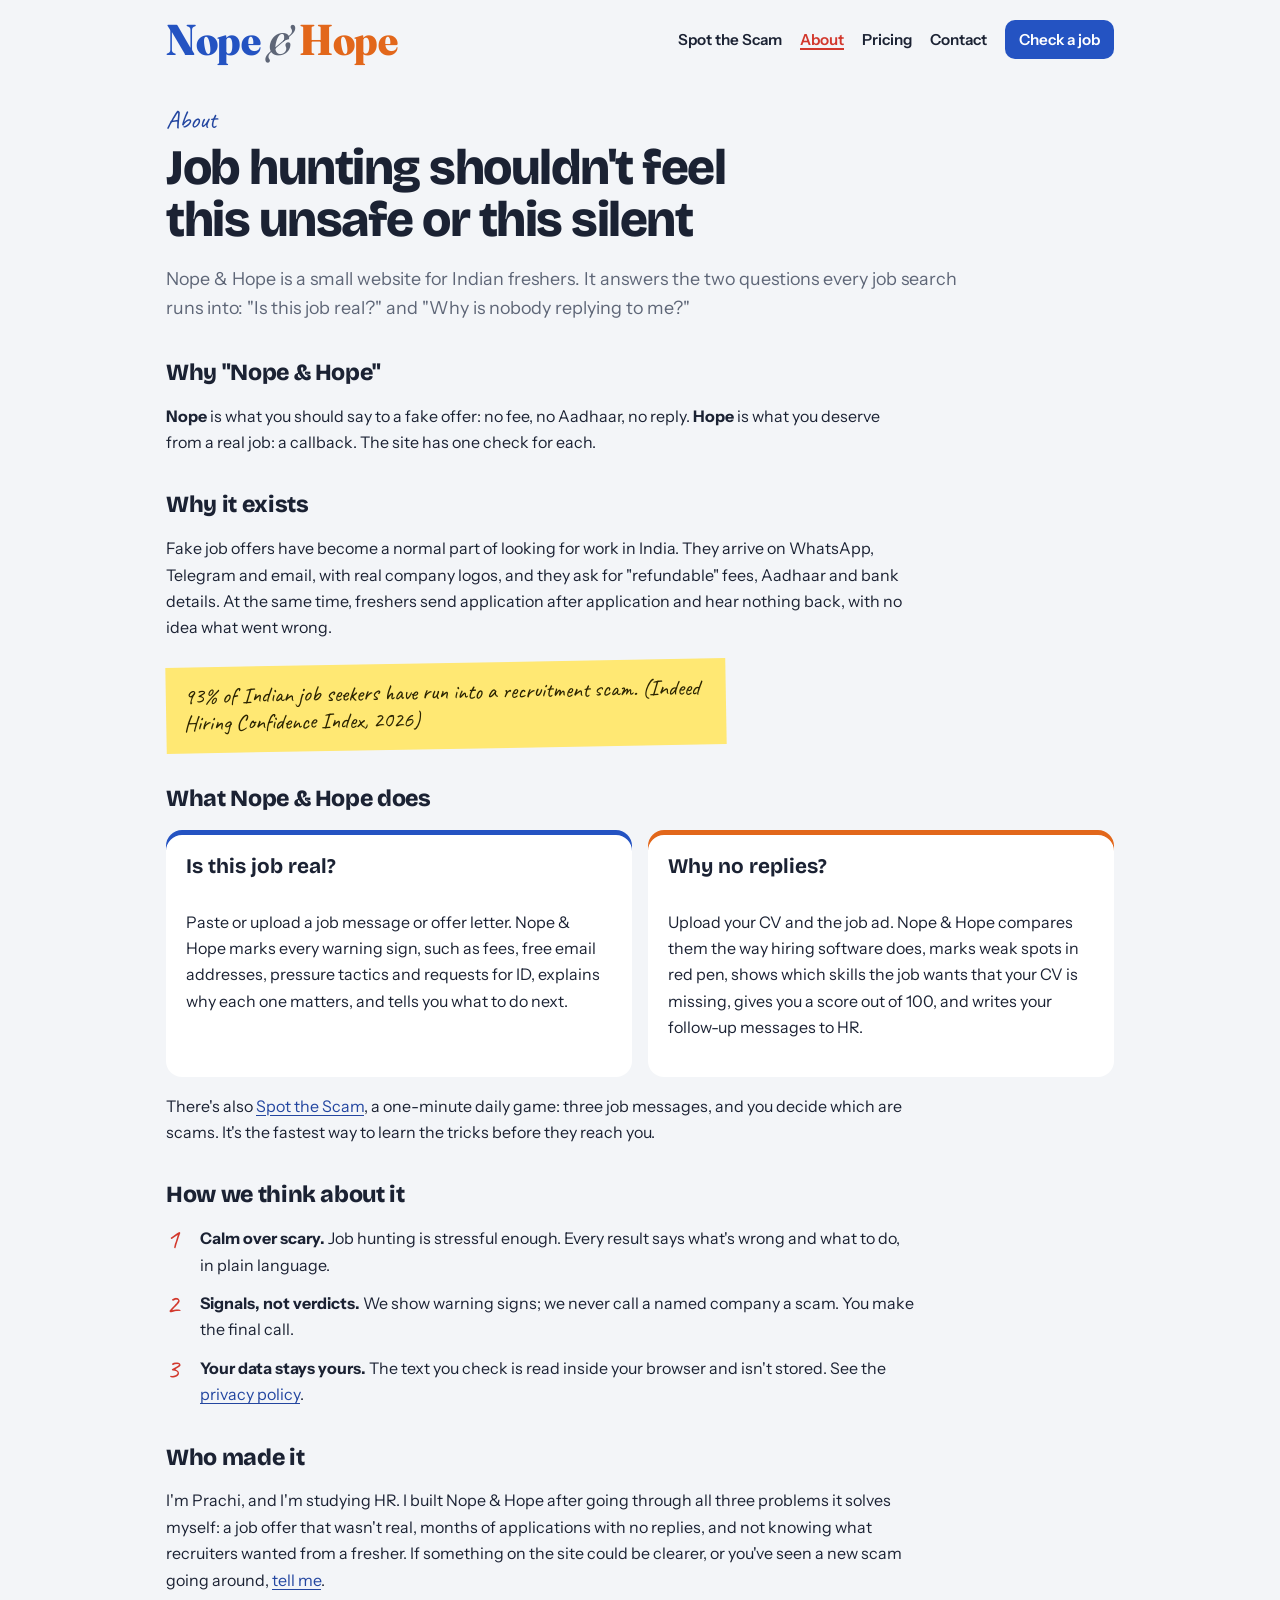
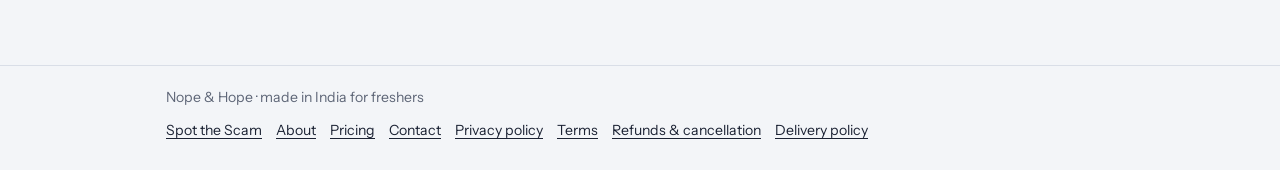
<file: about.html>
<!doctype html>
<html lang="en"><head><meta charset="utf-8"><meta name="viewport" content="width=device-width,initial-scale=1,viewport-fit=cover">
<title>About · Nope &amp; Hope</title>
<meta name="description" content="Nope &amp; Hope helps Indian freshers spot job scams and find out why their CV gets no replies.">
<link rel="preconnect" href="https://fonts.googleapis.com"><link rel="preconnect" href="https://fonts.gstatic.com" crossorigin>
<link rel="stylesheet" href="https://fonts.googleapis.com/css2?family=Bricolage+Grotesque:opsz,wght@12..96,600..800&family=Caveat:wght@600;700&family=Fraunces:ital,opsz,wght,SOFT@0,9..144,800,30;1,9..144,600,30&family=Instrument+Sans:wght@400;500;600;700&display=swap">
<link rel="stylesheet" href="pages.css">
<script src="analytics.js"></script>
<link rel="icon" href="favicon.ico" sizes="any">
<link rel="icon" href="favicon.svg" type="image/svg+xml">
<link rel="apple-touch-icon" href="apple-touch-icon.png">
<meta name="theme-color" content="#2453C2">
</head><body>
<header class="top"><div class="in">
  <a class="brand" href="index.html" aria-label="Nope &amp; Hope home"><span class="w1">Nope</span><span class="amp">&amp;</span><span class="w2">Hope</span></a>
  <nav aria-label="Site"><a href="spot.html">Spot the Scam</a><a href="about.html" aria-current="page">About</a><a href="pricing.html">Pricing</a><a href="contact.html">Contact</a><a class="cta" href="index.html">Check a job</a></nav>
</div></header>
<main><div class="in">

<span class="eyebrow">About</span>
<h1>Job hunting shouldn't feel this unsafe or this silent</h1>
<p class="lead">Nope &amp; Hope is a small website for Indian freshers. It answers the two questions every job search runs into: "Is this job real?" and "Why is nobody replying to me?"</p>

<h2>Why "Nope &amp; Hope"</h2>
<p><b>Nope</b> is what you should say to a fake offer: no fee, no Aadhaar, no reply. <b>Hope</b> is what you deserve from a real job: a callback. The site has one check for each.</p>

<h2>Why it exists</h2>
<p>Fake job offers have become a normal part of looking for work in India. They arrive on WhatsApp, Telegram and email, with real company logos, and they ask for "refundable" fees, Aadhaar and bank details. At the same time, freshers send application after application and hear nothing back, with no idea what went wrong.</p>
<div class="sticky">93% of Indian job seekers have run into a recruitment scam. (Indeed Hiring Confidence Index, 2026)</div>

<h2>What Nope &amp; Hope does</h2>
<div class="grid2">
  <div class="tile b"><h3>Is this job real?</h3><p>Paste or upload a job message or offer letter. Nope &amp; Hope marks every warning sign, such as fees, free email addresses, pressure tactics and requests for ID, explains why each one matters, and tells you what to do next.</p></div>
  <div class="tile o"><h3>Why no replies?</h3><p>Upload your CV and the job ad. Nope &amp; Hope compares them the way hiring software does, marks weak spots in red pen, shows which skills the job wants that your CV is missing, gives you a score out of 100, and writes your follow-up messages to HR.</p></div>
</div>

<p>There's also <a href="spot.html">Spot the Scam</a>, a one-minute daily game: three job messages, and you decide which are scams. It's the fastest way to learn the tricks before they reach you.</p>

<h2>How we think about it</h2>
<ol class="steps">
<li><span><b>Calm over scary.</b> Job hunting is stressful enough. Every result says what's wrong and what to do, in plain language.</span></li>
<li><span><b>Signals, not verdicts.</b> We show warning signs; we never call a named company a scam. You make the final call.</span></li>
<li><span><b>Your data stays yours.</b> The text you check is read inside your browser and isn't stored. See the <a href="privacy.html">privacy policy</a>.</span></li>
</ol>

<h2>Who made it</h2>
<p>I'm Prachi, and I'm studying HR. I built Nope &amp; Hope after going through all three problems it solves myself: a job offer that wasn't real, months of applications with no replies, and not knowing what recruiters wanted from a fresher. If something on the site could be clearer, or you've seen a new scam going around, <a href="contact.html">tell me</a>.</p>
</div></main>
<footer><div class="in"><span>Nope &amp; Hope · made in India for freshers</span>
<nav aria-label="Footer"><a href="spot.html">Spot the Scam</a><a href="about.html">About</a><a href="pricing.html">Pricing</a><a href="contact.html">Contact</a><a href="privacy.html">Privacy policy</a><a href="terms.html">Terms</a><a href="refunds.html">Refunds &amp; cancellation</a><a href="delivery.html">Delivery policy</a></nav></div></footer>
</body></html>
</file>
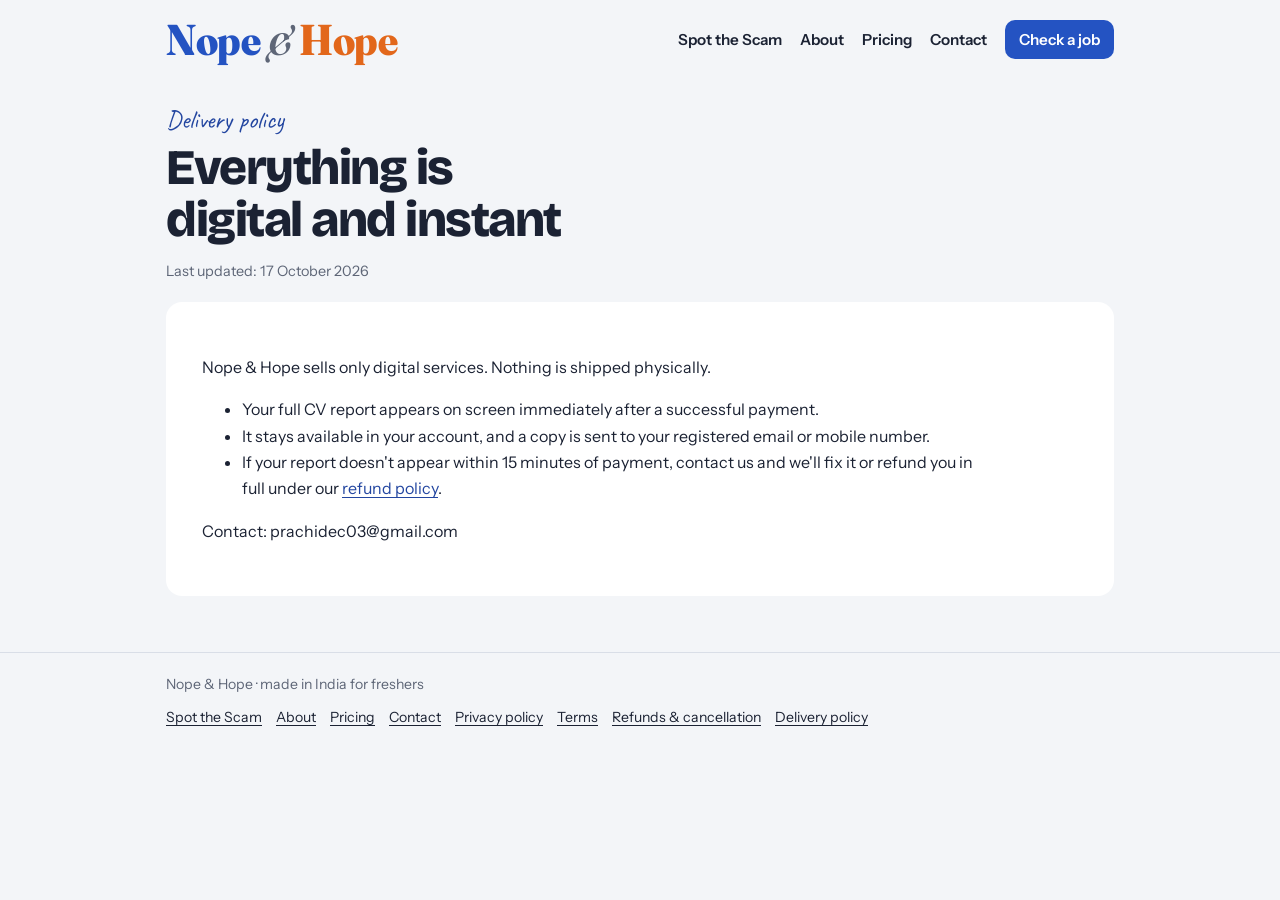
<file: delivery.html>
<!doctype html>
<html lang="en"><head><meta charset="utf-8"><meta name="viewport" content="width=device-width,initial-scale=1,viewport-fit=cover">
<title>Delivery policy · Nope &amp; Hope</title>
<meta name="description" content="How Nope &amp; Hope delivers paid digital reports.">
<link rel="preconnect" href="https://fonts.googleapis.com"><link rel="preconnect" href="https://fonts.gstatic.com" crossorigin>
<link rel="stylesheet" href="https://fonts.googleapis.com/css2?family=Bricolage+Grotesque:opsz,wght@12..96,600..800&family=Caveat:wght@600;700&family=Fraunces:ital,opsz,wght,SOFT@0,9..144,800,30;1,9..144,600,30&family=Instrument+Sans:wght@400;500;600;700&display=swap">
<link rel="stylesheet" href="pages.css">
<script src="analytics.js"></script>
<link rel="icon" href="favicon.ico" sizes="any">
<link rel="icon" href="favicon.svg" type="image/svg+xml">
<link rel="apple-touch-icon" href="apple-touch-icon.png">
<meta name="theme-color" content="#2453C2">
</head><body>
<header class="top"><div class="in">
  <a class="brand" href="index.html" aria-label="Nope &amp; Hope home"><span class="w1">Nope</span><span class="amp">&amp;</span><span class="w2">Hope</span></a>
  <nav aria-label="Site"><a href="spot.html">Spot the Scam</a><a href="about.html">About</a><a href="pricing.html">Pricing</a><a href="contact.html">Contact</a><a class="cta" href="index.html">Check a job</a></nav>
</div></header>
<main><div class="in">

<span class="eyebrow">Delivery policy</span>
<h1>Everything is digital and instant</h1>
<p class="updated">Last updated: 17 October 2026</p>
<div class="paper">
<p>Nope &amp; Hope sells only digital services. Nothing is shipped physically.</p>
<ul>
<li>Your full CV report appears on screen immediately after a successful payment.</li>
<li>It stays available in your account, and a copy is sent to your registered email or mobile number.</li>
<li>If your report doesn't appear within 15 minutes of payment, contact us and we'll fix it or refund you in full under our <a href="refunds.html">refund policy</a>.</li>
</ul>
<p>Contact: prachidec03@gmail.com</p>
</div>
</div></main>
<footer><div class="in"><span>Nope &amp; Hope · made in India for freshers</span>
<nav aria-label="Footer"><a href="spot.html">Spot the Scam</a><a href="about.html">About</a><a href="pricing.html">Pricing</a><a href="contact.html">Contact</a><a href="privacy.html">Privacy policy</a><a href="terms.html">Terms</a><a href="refunds.html">Refunds &amp; cancellation</a><a href="delivery.html">Delivery policy</a></nav></div></footer>
</body></html>
</file>
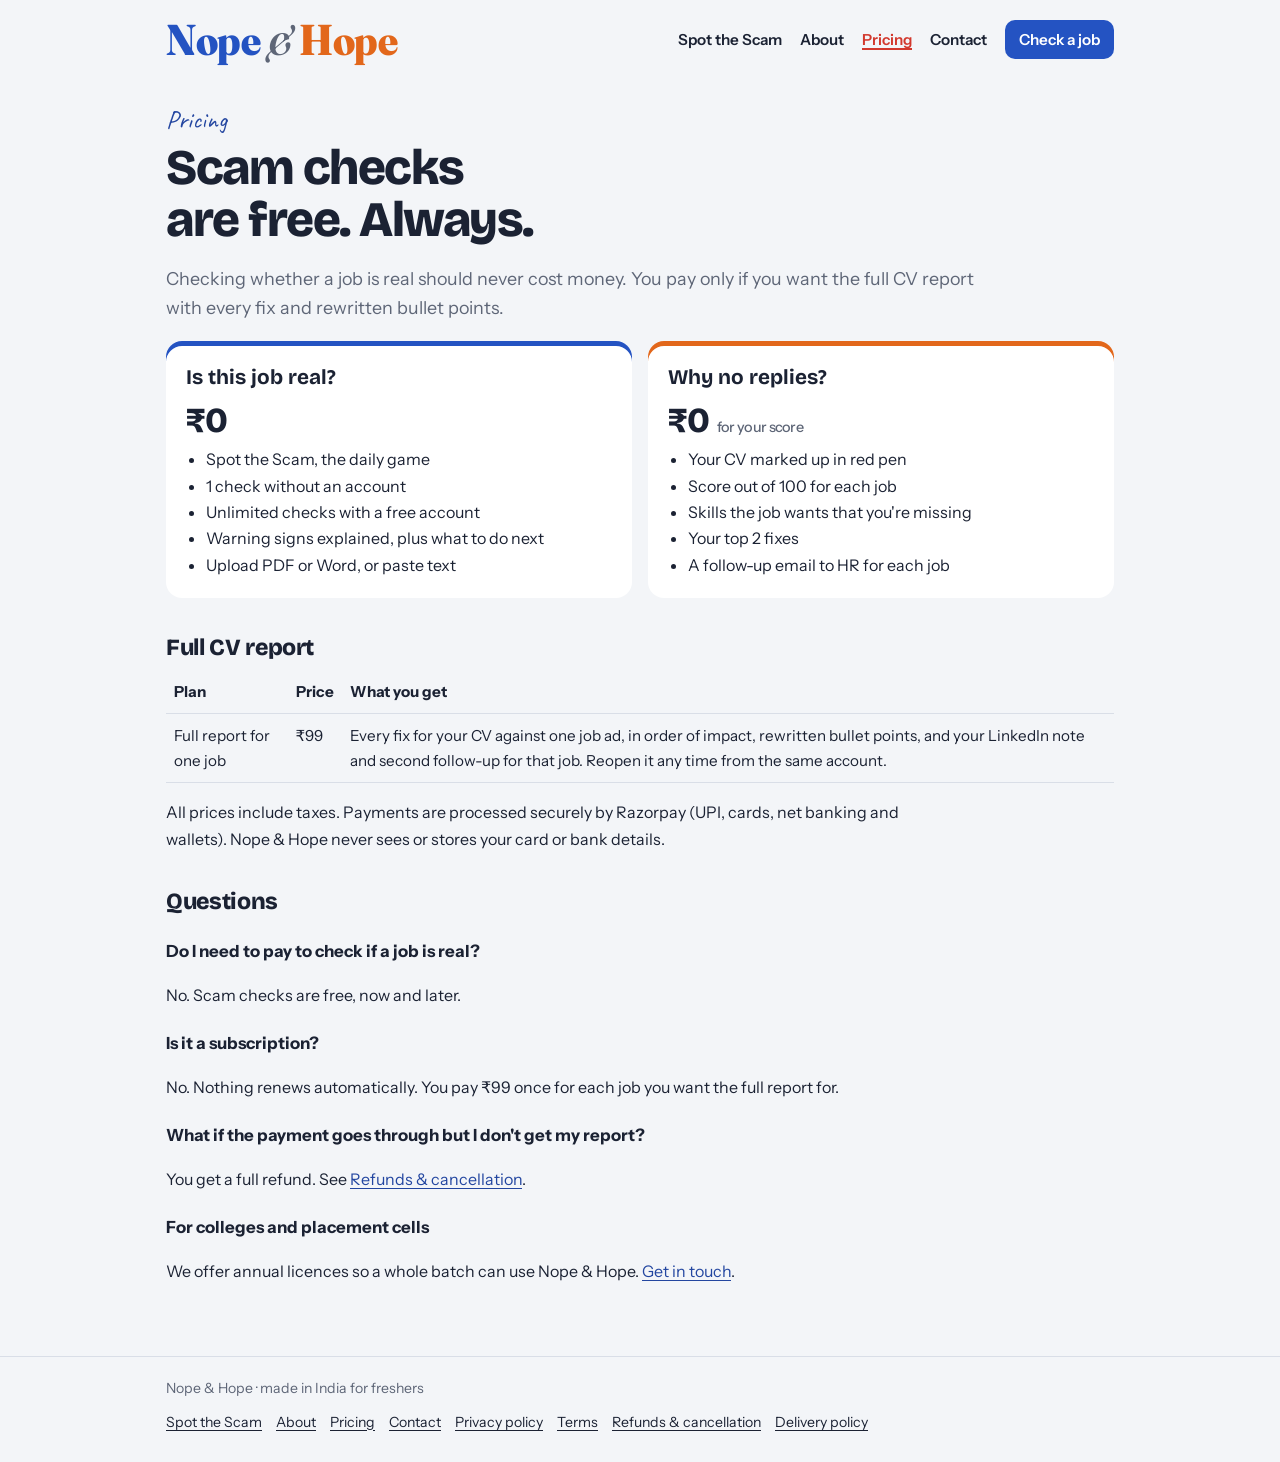
<file: pricing.html>
<!doctype html>
<html lang="en"><head><meta charset="utf-8"><meta name="viewport" content="width=device-width,initial-scale=1,viewport-fit=cover">
<title>Pricing · Nope &amp; Hope</title>
<meta name="description" content="Nope &amp; Hope pricing: free scam checks and a free CV score; full CV report for ₹99 per job.">
<link rel="preconnect" href="https://fonts.googleapis.com"><link rel="preconnect" href="https://fonts.gstatic.com" crossorigin>
<link rel="stylesheet" href="https://fonts.googleapis.com/css2?family=Bricolage+Grotesque:opsz,wght@12..96,600..800&family=Caveat:wght@600;700&family=Fraunces:ital,opsz,wght,SOFT@0,9..144,800,30;1,9..144,600,30&family=Instrument+Sans:wght@400;500;600;700&display=swap">
<link rel="stylesheet" href="pages.css">
<script src="analytics.js"></script>
<link rel="icon" href="favicon.ico" sizes="any">
<link rel="icon" href="favicon.svg" type="image/svg+xml">
<link rel="apple-touch-icon" href="apple-touch-icon.png">
<meta name="theme-color" content="#2453C2">
</head><body>
<header class="top"><div class="in">
  <a class="brand" href="index.html" aria-label="Nope &amp; Hope home"><span class="w1">Nope</span><span class="amp">&amp;</span><span class="w2">Hope</span></a>
  <nav aria-label="Site"><a href="spot.html">Spot the Scam</a><a href="about.html">About</a><a href="pricing.html" aria-current="page">Pricing</a><a href="contact.html">Contact</a><a class="cta" href="index.html">Check a job</a></nav>
</div></header>
<main><div class="in">

<span class="eyebrow">Pricing</span>
<h1>Scam checks are free. Always.</h1>
<p class="lead">Checking whether a job is real should never cost money. You pay only if you want the full CV report with every fix and rewritten bullet points.</p>
<div class="grid2">
  <div class="tile b"><h3>Is this job real?</h3><div class="price">₹0</div>
    <ul><li>Spot the Scam, the daily game</li><li>1 check without an account</li><li>Unlimited checks with a free account</li><li>Warning signs explained, plus what to do next</li><li>Upload PDF or Word, or paste text</li></ul></div>
  <div class="tile o"><h3>Why no replies?</h3><div class="price">₹0 <small>for your score</small></div>
    <ul><li>Your CV marked up in red pen</li><li>Score out of 100 for each job</li><li>Skills the job wants that you're missing</li><li>Your top 2 fixes</li><li>A follow-up email to HR for each job</li></ul></div>
</div>
<h2>Full CV report</h2>
<div class="tw"><table>
<thead><tr><th>Plan</th><th>Price</th><th>What you get</th></tr></thead>
<tbody>
<tr><td>Full report for one job</td><td>₹99</td><td>Every fix for your CV against one job ad, in order of impact, rewritten bullet points, and your LinkedIn note and second follow-up for that job. Reopen it any time from the same account.</td></tr>
</tbody></table></div>
<p>All prices include taxes. Payments are processed securely by Razorpay (UPI, cards, net banking and wallets). Nope &amp; Hope never sees or stores your card or bank details.</p>
<h2>Questions</h2>
<h3>Do I need to pay to check if a job is real?</h3><p>No. Scam checks are free, now and later.</p>
<h3>Is it a subscription?</h3><p>No. Nothing renews automatically. You pay ₹99 once for each job you want the full report for.</p>
<h3>What if the payment goes through but I don't get my report?</h3><p>You get a full refund. See <a href="refunds.html">Refunds &amp; cancellation</a>.</p>
<h3>For colleges and placement cells</h3><p>We offer annual licences so a whole batch can use Nope &amp; Hope. <a href="contact.html">Get in touch</a>.</p>
</div></main>
<footer><div class="in"><span>Nope &amp; Hope · made in India for freshers</span>
<nav aria-label="Footer"><a href="spot.html">Spot the Scam</a><a href="about.html">About</a><a href="pricing.html">Pricing</a><a href="contact.html">Contact</a><a href="privacy.html">Privacy policy</a><a href="terms.html">Terms</a><a href="refunds.html">Refunds &amp; cancellation</a><a href="delivery.html">Delivery policy</a></nav></div></footer>
</body></html>
</file>
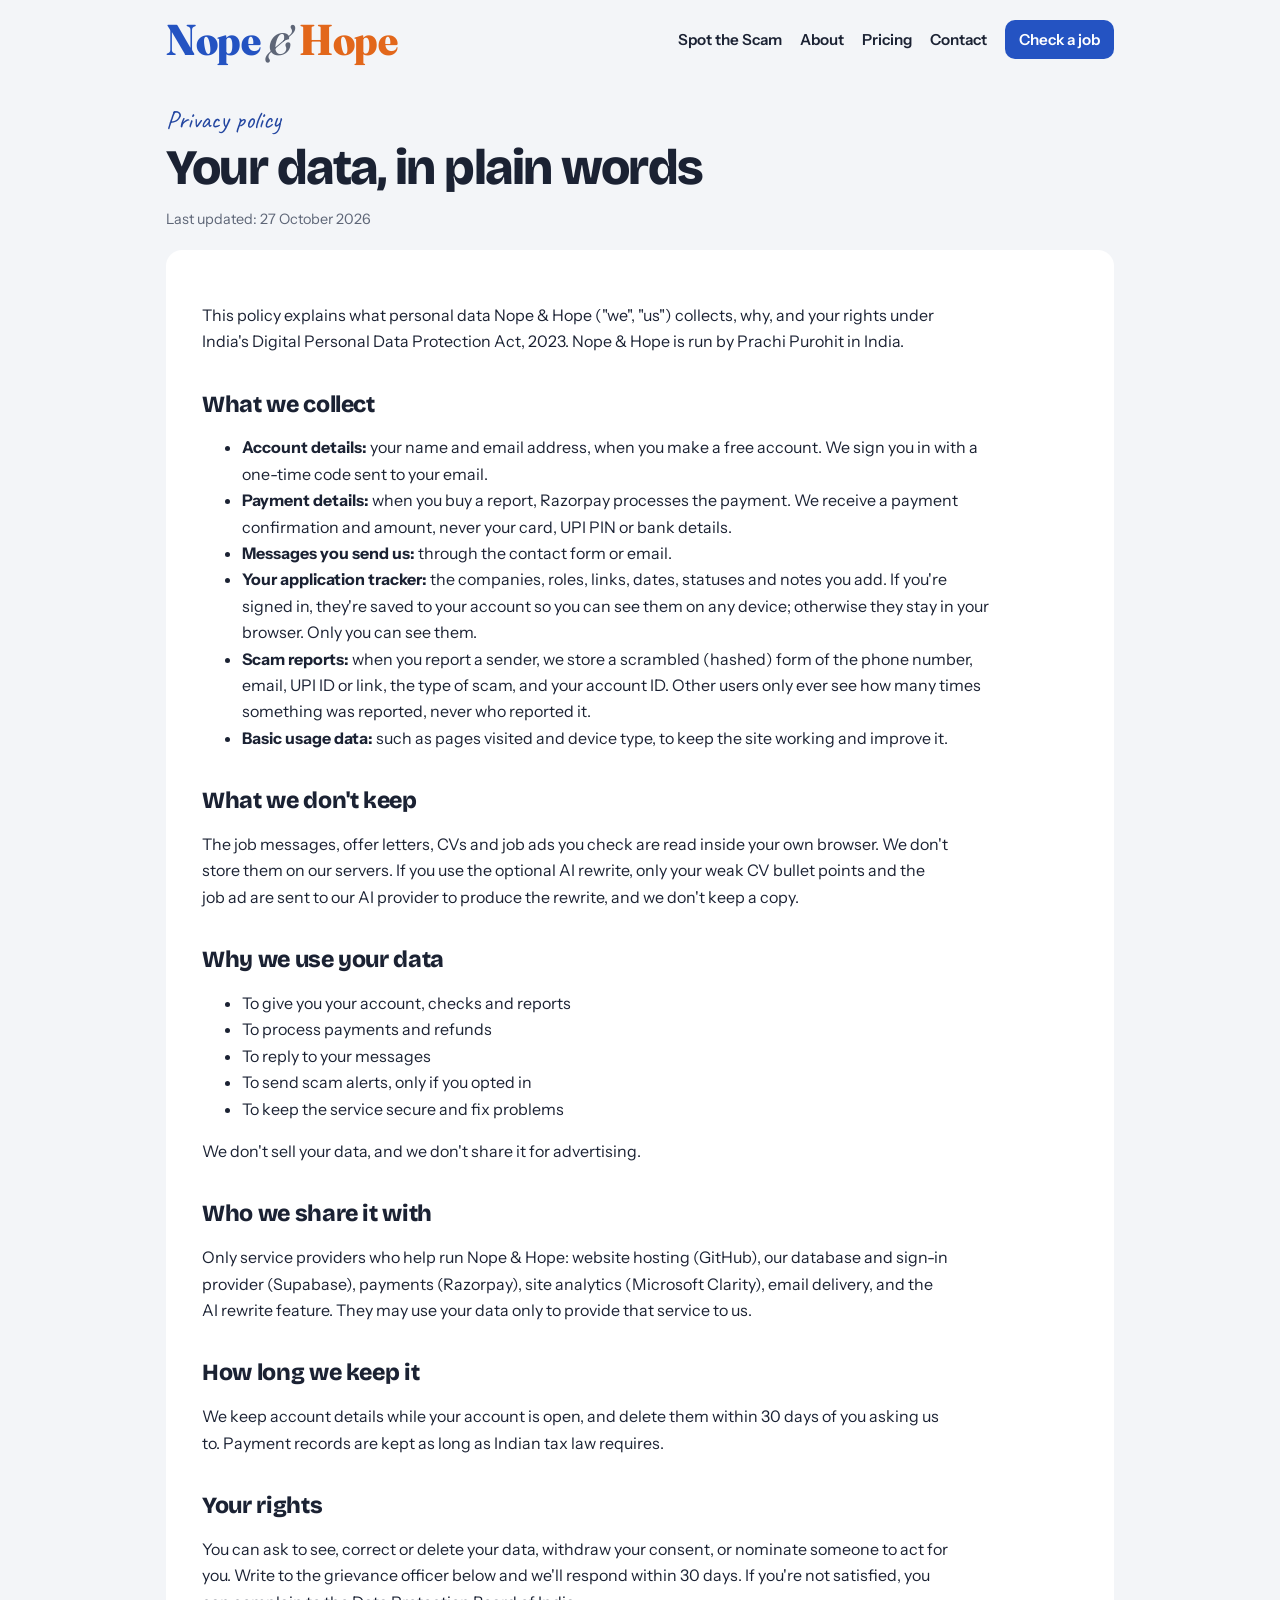
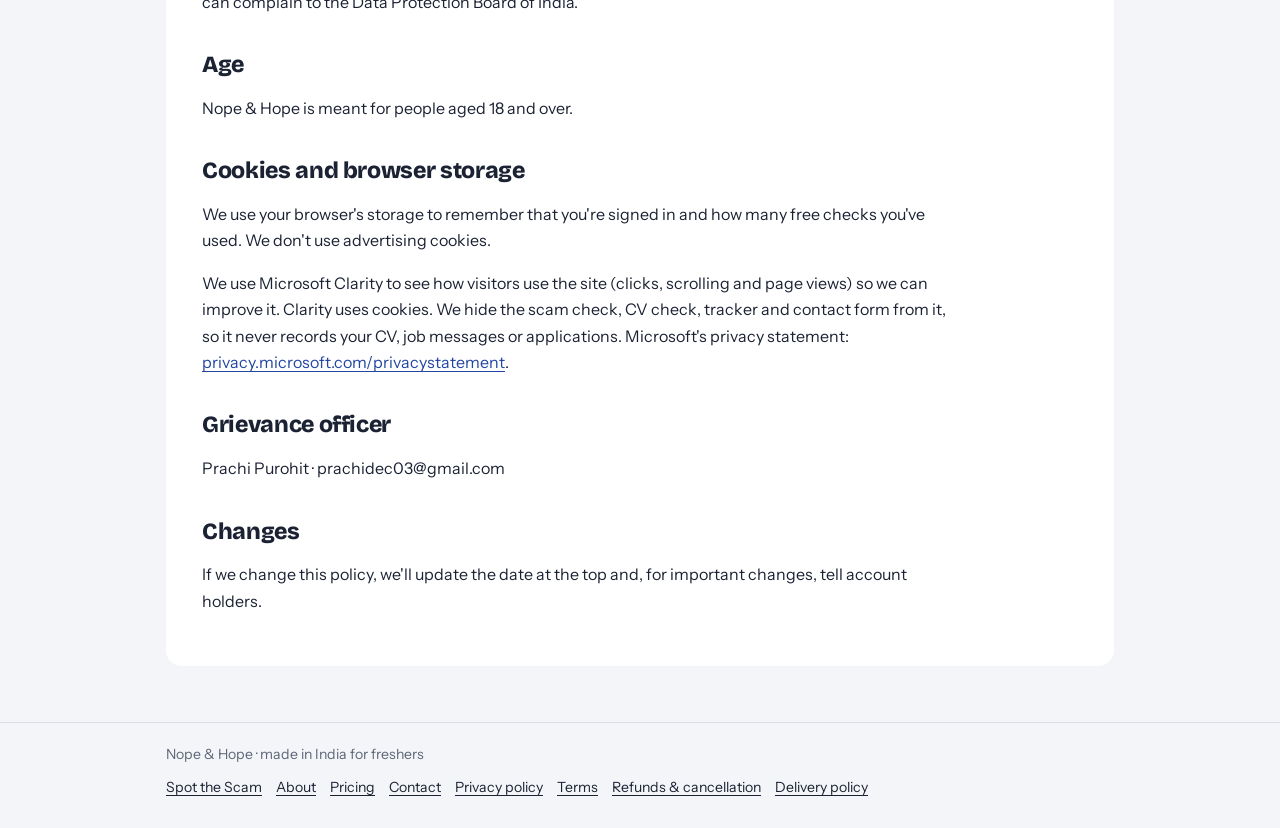
<file: privacy.html>
<!doctype html>
<html lang="en"><head><meta charset="utf-8"><meta name="viewport" content="width=device-width,initial-scale=1,viewport-fit=cover">
<title>Privacy policy · Nope &amp; Hope</title>
<meta name="description" content="How Nope &amp; Hope collects, uses and protects your personal data.">
<link rel="preconnect" href="https://fonts.googleapis.com"><link rel="preconnect" href="https://fonts.gstatic.com" crossorigin>
<link rel="stylesheet" href="https://fonts.googleapis.com/css2?family=Bricolage+Grotesque:opsz,wght@12..96,600..800&family=Caveat:wght@600;700&family=Fraunces:ital,opsz,wght,SOFT@0,9..144,800,30;1,9..144,600,30&family=Instrument+Sans:wght@400;500;600;700&display=swap">
<link rel="stylesheet" href="pages.css">
<script src="analytics.js"></script>
<link rel="icon" href="favicon.ico" sizes="any">
<link rel="icon" href="favicon.svg" type="image/svg+xml">
<link rel="apple-touch-icon" href="apple-touch-icon.png">
<meta name="theme-color" content="#2453C2">
</head><body>
<header class="top"><div class="in">
  <a class="brand" href="index.html" aria-label="Nope &amp; Hope home"><span class="w1">Nope</span><span class="amp">&amp;</span><span class="w2">Hope</span></a>
  <nav aria-label="Site"><a href="spot.html">Spot the Scam</a><a href="about.html">About</a><a href="pricing.html">Pricing</a><a href="contact.html">Contact</a><a class="cta" href="index.html">Check a job</a></nav>
</div></header>
<main><div class="in">

<span class="eyebrow">Privacy policy</span>
<h1>Your data, in plain words</h1>
<p class="updated">Last updated: 27 October 2026</p>
<div class="paper">
<p>This policy explains what personal data Nope &amp; Hope ("we", "us") collects, why, and your rights under India's Digital Personal Data Protection Act, 2023. Nope &amp; Hope is run by Prachi Purohit in India.</p>
<h2>What we collect</h2>
<ul>
<li><b>Account details:</b> your name and email address, when you make a free account. We sign you in with a one-time code sent to your email.</li>
<li><b>Payment details:</b> when you buy a report, Razorpay processes the payment. We receive a payment confirmation and amount, never your card, UPI PIN or bank details.</li>
<li><b>Messages you send us:</b> through the contact form or email.</li>
<li><b>Your application tracker:</b> the companies, roles, links, dates, statuses and notes you add. If you're signed in, they're saved to your account so you can see them on any device; otherwise they stay in your browser. Only you can see them.</li>
<li><b>Scam reports:</b> when you report a sender, we store a scrambled (hashed) form of the phone number, email, UPI ID or link, the type of scam, and your account ID. Other users only ever see how many times something was reported, never who reported it.</li>
<li><b>Basic usage data:</b> such as pages visited and device type, to keep the site working and improve it.</li>
</ul>
<h2>What we don't keep</h2>
<p>The job messages, offer letters, CVs and job ads you check are read inside your own browser. We don't store them on our servers. If you use the optional AI rewrite, only your weak CV bullet points and the job ad are sent to our AI provider to produce the rewrite, and we don't keep a copy.</p>
<h2>Why we use your data</h2>
<ul><li>To give you your account, checks and reports</li><li>To process payments and refunds</li><li>To reply to your messages</li><li>To send scam alerts, only if you opted in</li><li>To keep the service secure and fix problems</li></ul>
<p>We don't sell your data, and we don't share it for advertising.</p>
<h2>Who we share it with</h2>
<p>Only service providers who help run Nope &amp; Hope: website hosting (GitHub), our database and sign-in provider (Supabase), payments (Razorpay), site analytics (Microsoft Clarity), email delivery, and the AI rewrite feature. They may use your data only to provide that service to us.</p>
<h2>How long we keep it</h2>
<p>We keep account details while your account is open, and delete them within 30 days of you asking us to. Payment records are kept as long as Indian tax law requires.</p>
<h2>Your rights</h2>
<p>You can ask to see, correct or delete your data, withdraw your consent, or nominate someone to act for you. Write to the grievance officer below and we'll respond within 30 days. If you're not satisfied, you can complain to the Data Protection Board of India.</p>
<h2>Age</h2>
<p>Nope &amp; Hope is meant for people aged 18 and over.</p>
<h2>Cookies and browser storage</h2>
<p>We use your browser's storage to remember that you're signed in and how many free checks you've used. We don't use advertising cookies.</p>
<p>We use Microsoft Clarity to see how visitors use the site (clicks, scrolling and page views) so we can improve it. Clarity uses cookies. We hide the scam check, CV check, tracker and contact form from it, so it never records your CV, job messages or applications. Microsoft's privacy statement: <a href="https://privacy.microsoft.com/privacystatement">privacy.microsoft.com/privacystatement</a>.</p>
<h2>Grievance officer</h2>
<p>Prachi Purohit · prachidec03@gmail.com</p>
<h2>Changes</h2>
<p>If we change this policy, we'll update the date at the top and, for important changes, tell account holders.</p>
</div>
</div></main>
<footer><div class="in"><span>Nope &amp; Hope · made in India for freshers</span>
<nav aria-label="Footer"><a href="spot.html">Spot the Scam</a><a href="about.html">About</a><a href="pricing.html">Pricing</a><a href="contact.html">Contact</a><a href="privacy.html">Privacy policy</a><a href="terms.html">Terms</a><a href="refunds.html">Refunds &amp; cancellation</a><a href="delivery.html">Delivery policy</a></nav></div></footer>
</body></html>
</file>
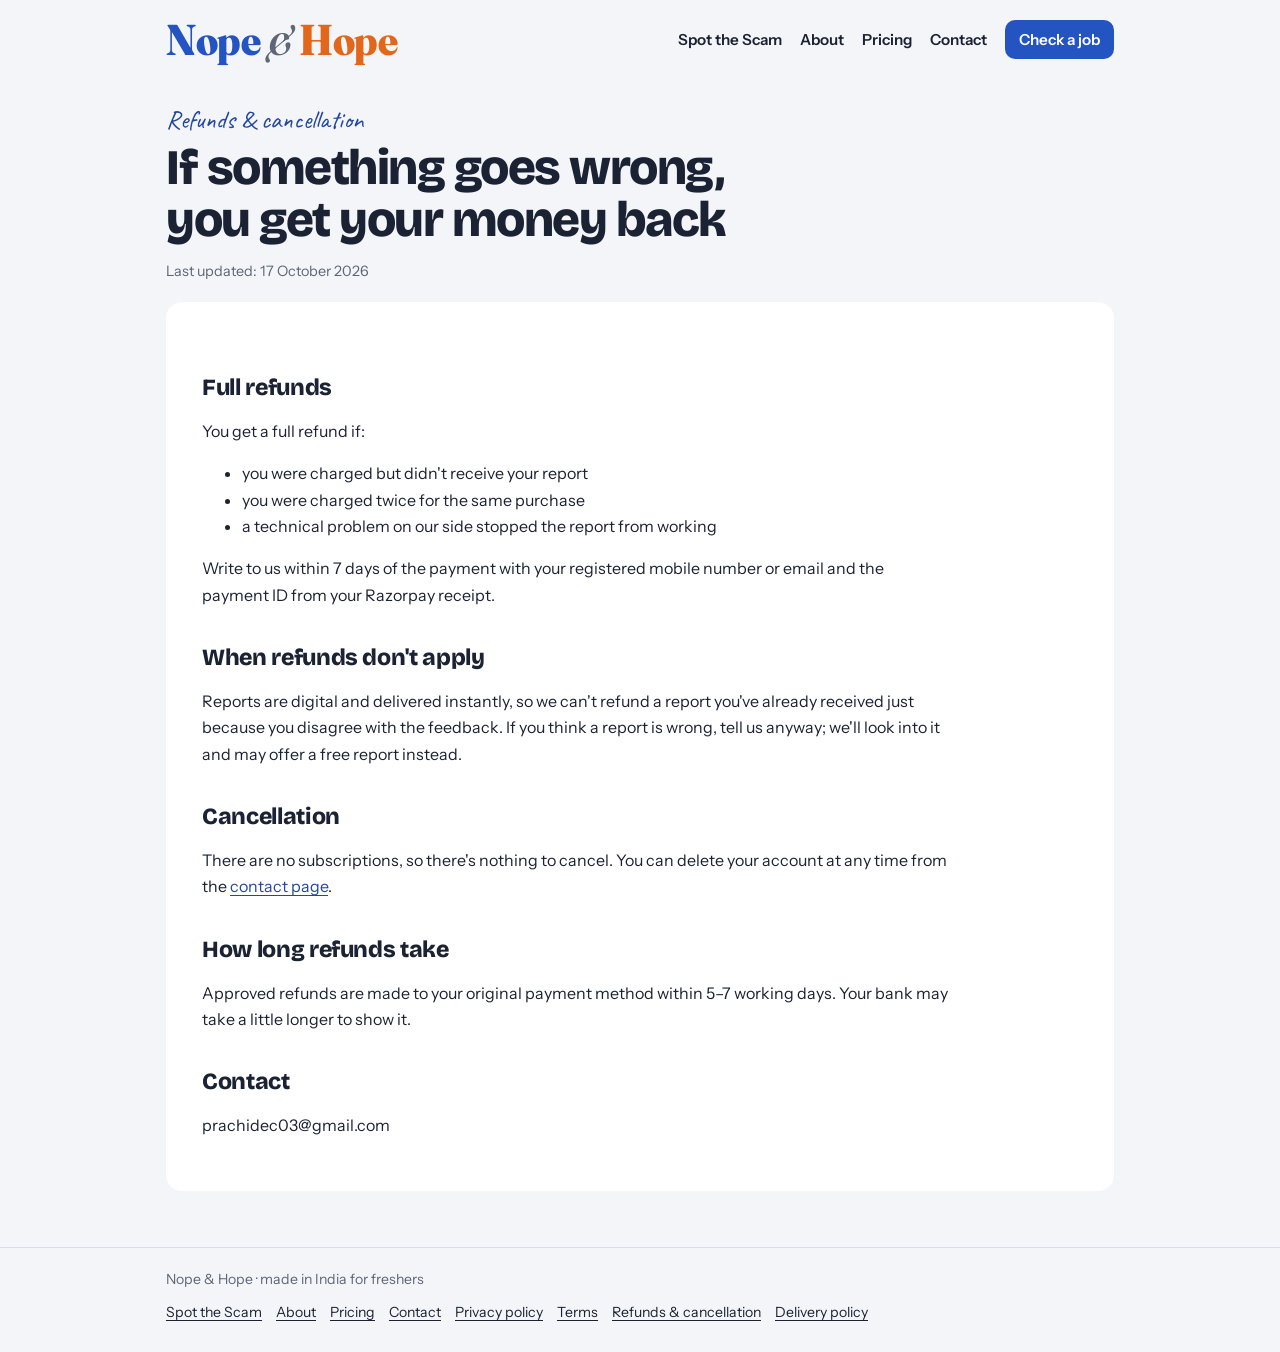
<file: refunds.html>
<!doctype html>
<html lang="en"><head><meta charset="utf-8"><meta name="viewport" content="width=device-width,initial-scale=1,viewport-fit=cover">
<title>Refunds and cancellation · Nope &amp; Hope</title>
<meta name="description" content="Nope &amp; Hope refund and cancellation policy for paid CV reports.">
<link rel="preconnect" href="https://fonts.googleapis.com"><link rel="preconnect" href="https://fonts.gstatic.com" crossorigin>
<link rel="stylesheet" href="https://fonts.googleapis.com/css2?family=Bricolage+Grotesque:opsz,wght@12..96,600..800&family=Caveat:wght@600;700&family=Fraunces:ital,opsz,wght,SOFT@0,9..144,800,30;1,9..144,600,30&family=Instrument+Sans:wght@400;500;600;700&display=swap">
<link rel="stylesheet" href="pages.css">
<script src="analytics.js"></script>
<link rel="icon" href="favicon.ico" sizes="any">
<link rel="icon" href="favicon.svg" type="image/svg+xml">
<link rel="apple-touch-icon" href="apple-touch-icon.png">
<meta name="theme-color" content="#2453C2">
</head><body>
<header class="top"><div class="in">
  <a class="brand" href="index.html" aria-label="Nope &amp; Hope home"><span class="w1">Nope</span><span class="amp">&amp;</span><span class="w2">Hope</span></a>
  <nav aria-label="Site"><a href="spot.html">Spot the Scam</a><a href="about.html">About</a><a href="pricing.html">Pricing</a><a href="contact.html">Contact</a><a class="cta" href="index.html">Check a job</a></nav>
</div></header>
<main><div class="in">

<span class="eyebrow">Refunds &amp; cancellation</span>
<h1>If something goes wrong, you get your money back</h1>
<p class="updated">Last updated: 17 October 2026</p>
<div class="paper">
<h2>Full refunds</h2>
<p>You get a full refund if:</p>
<ul><li>you were charged but didn't receive your report</li><li>you were charged twice for the same purchase</li><li>a technical problem on our side stopped the report from working</li></ul>
<p>Write to us within 7 days of the payment with your registered mobile number or email and the payment ID from your Razorpay receipt.</p>
<h2>When refunds don't apply</h2>
<p>Reports are digital and delivered instantly, so we can't refund a report you've already received just because you disagree with the feedback. If you think a report is wrong, tell us anyway; we'll look into it and may offer a free report instead.</p>
<h2>Cancellation</h2>
<p>There are no subscriptions, so there's nothing to cancel. You can delete your account at any time from the <a href="contact.html">contact page</a>.</p>
<h2>How long refunds take</h2>
<p>Approved refunds are made to your original payment method within 5–7 working days. Your bank may take a little longer to show it.</p>
<h2>Contact</h2>
<p>prachidec03@gmail.com</p>
</div>
</div></main>
<footer><div class="in"><span>Nope &amp; Hope · made in India for freshers</span>
<nav aria-label="Footer"><a href="spot.html">Spot the Scam</a><a href="about.html">About</a><a href="pricing.html">Pricing</a><a href="contact.html">Contact</a><a href="privacy.html">Privacy policy</a><a href="terms.html">Terms</a><a href="refunds.html">Refunds &amp; cancellation</a><a href="delivery.html">Delivery policy</a></nav></div></footer>
</body></html>
</file>
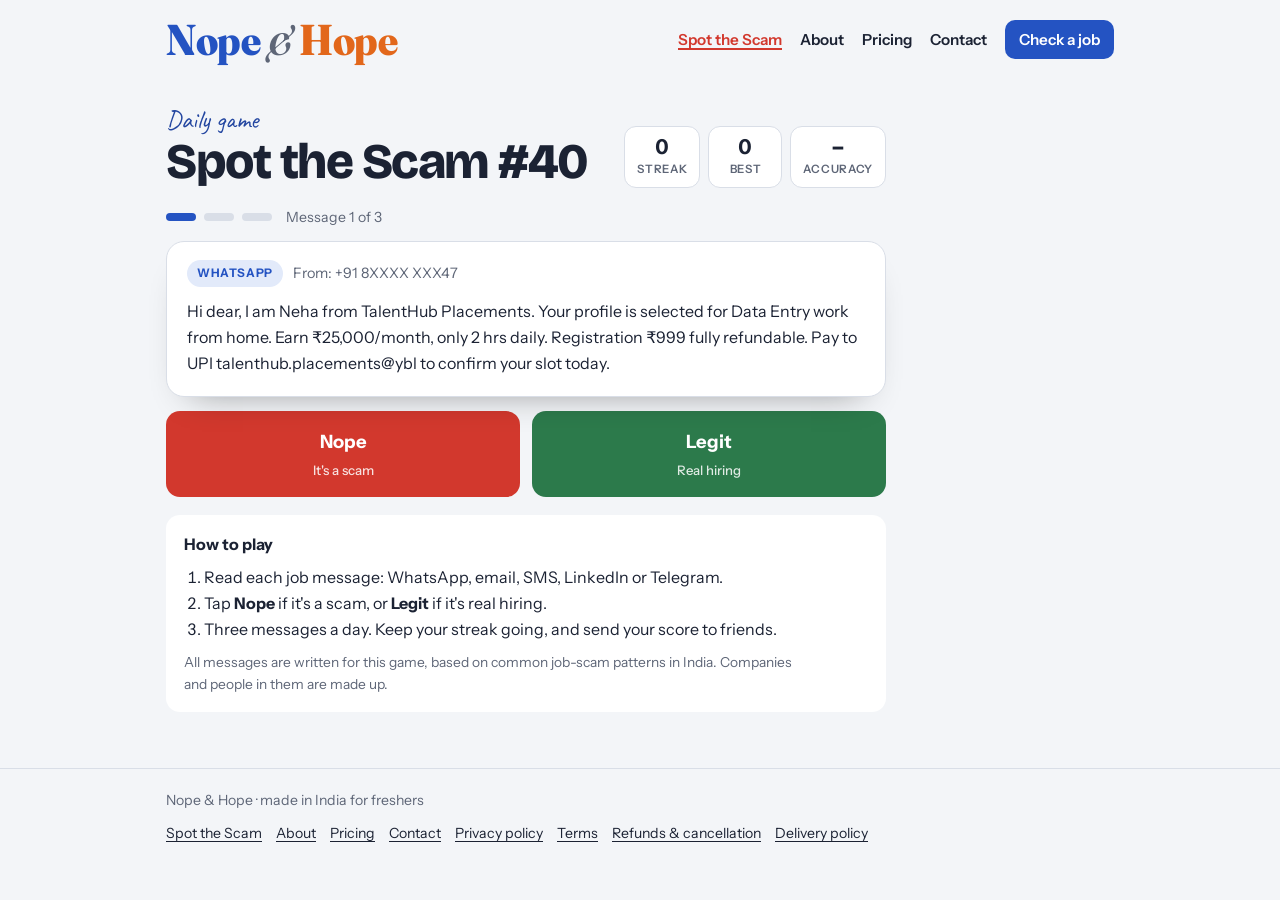
<file: spot.html>
<!doctype html>
<html lang="en"><head><meta charset="utf-8"><meta name="viewport" content="width=device-width,initial-scale=1,viewport-fit=cover">
<title>Spot the Scam · Nope &amp; Hope</title>
<meta name="description" content="Spot the Scam: a daily 1-minute game. Three job messages, is each one a scam or real? Keep your streak.">
<link rel="preconnect" href="https://fonts.googleapis.com"><link rel="preconnect" href="https://fonts.gstatic.com" crossorigin>
<link rel="stylesheet" href="https://fonts.googleapis.com/css2?family=Bricolage+Grotesque:opsz,wght@12..96,600..800&family=Caveat:wght@600;700&family=Fraunces:ital,opsz,wght,SOFT@0,9..144,800,30;1,9..144,600,30&family=Instrument+Sans:wght@400;500;600;700&display=swap">
<link rel="stylesheet" href="pages.css">
<script src="analytics.js"></script>
<link rel="icon" href="favicon.ico" sizes="any">
<link rel="icon" href="favicon.svg" type="image/svg+xml">
<link rel="apple-touch-icon" href="apple-touch-icon.png">
<meta name="theme-color" content="#2453C2">
</head><body>
<header class="top"><div class="in">
  <a class="brand" href="index.html" aria-label="Nope &amp; Hope home"><span class="w1">Nope</span><span class="amp">&amp;</span><span class="w2">Hope</span></a>
  <nav aria-label="Site"><a href="spot.html" aria-current="page">Spot the Scam</a><a href="about.html">About</a><a href="pricing.html">Pricing</a><a href="contact.html">Contact</a><a class="cta" href="index.html">Check a job</a></nav>
</div></header>
<main><div class="in">
<style>
/* Spot the Scam: a daily 3-card game. Cards look like the message itself; verdict lands as a stamp. */
:root{--good:#2C7A4B;--good-soft:#DDF1E4;--bad-soft:#FBE0DC;--card:#FFFFFF}
@media (prefers-color-scheme: dark){:root:not([data-theme="light"]){--good:#6CCB94;--good-soft:#15301F;--bad-soft:#3A1E1A;--card:#1B212B}}
:root[data-theme="dark"]{--good:#6CCB94;--good-soft:#15301F;--bad-soft:#3A1E1A;--card:#1B212B}
.game{display:grid;gap:18px;max-width:720px}
.g-head{display:flex;flex-wrap:wrap;justify-content:space-between;align-items:end;gap:10px 24px}
.g-head h1{margin:0}
.stats{display:flex;gap:8px;flex-wrap:wrap}
.stat{background:var(--paper);border:1px solid var(--line);border-radius:12px;padding:8px 12px;display:grid;gap:0;min-width:74px;text-align:center}
.stat b{font-family:var(--f-display);font-size:1.4rem;line-height:1.1;font-variant-numeric:tabular-nums}
.stat span{font-size:.72rem;color:var(--muted);text-transform:uppercase;letter-spacing:.06em;font-weight:600}
.dots{display:flex;gap:8px;align-items:center}
.dots i{width:30px;height:8px;border-radius:999px;background:var(--line)}
.dots i.d-ok{background:var(--good)} .dots i.d-no{background:var(--red)} .dots i.d-now{background:var(--blu)}
.dots span{margin-left:6px;font-size:.88rem;color:var(--muted)}
.mcard{position:relative;background:var(--card);border-radius:18px;padding:18px 20px 20px;box-shadow:0 18px 34px -24px rgba(0,0,0,.45);border:1px solid var(--line);display:grid;gap:12px;overflow:hidden}
.mtop{display:flex;align-items:center;gap:10px;flex-wrap:wrap}
.chip{font-size:.74rem;font-weight:700;letter-spacing:.05em;text-transform:uppercase;border-radius:999px;padding:4px 10px;background:var(--blu-soft);color:var(--blu)}
.from{font-size:.9rem;color:var(--muted);word-break:break-all}
.mtext{white-space:pre-wrap;word-break:break-word;font-size:1rem;line-height:1.6;margin:0}
.stamp{position:absolute;right:18px;top:16px;font-family:var(--f-display);font-weight:800;font-size:1.5rem;letter-spacing:.08em;text-transform:uppercase;border:4px solid currentColor;border-radius:10px;padding:4px 12px;transform:rotate(-10deg);opacity:0;pointer-events:none}
.stamp.show{animation:stamp .4s cubic-bezier(.2,1.6,.4,1) forwards}
.stamp.nope{color:var(--red)} .stamp.legit{color:var(--good)}
@keyframes stamp{0%{opacity:0;transform:scale(2) rotate(-16deg)}100%{opacity:.9;transform:scale(1) rotate(-10deg)}}
.choices{display:grid;grid-template-columns:1fr 1fr;gap:12px}
.pick{justify-self:stretch;width:100%;border:0;border-radius:14px;padding:16px 12px;font:inherit;font-weight:800;font-size:1.15rem;cursor:pointer;display:grid;gap:2px;transition:transform .12s}
.pick small{font-weight:500;font-size:.82rem;opacity:.85}
.pick:hover{transform:translateY(-2px)}
.pick:disabled{cursor:default;transform:none;opacity:.5}
.pick.nope{background:var(--red);color:#fff}
.pick.legit{background:var(--good);color:#fff}
.reveal{border-radius:14px;padding:16px 18px;display:grid;gap:10px}
.reveal.right{background:var(--good-soft)} .reveal.wrong{background:var(--bad-soft)}
.reveal h2{margin:0;font-size:1.3rem}
.reveal ul{margin:0;padding-left:20px;display:grid;gap:4px}
.next{justify-self:start;background:var(--ink);color:var(--paper)}
.end{display:grid;gap:16px}
.score{font-family:var(--f-display);font-weight:800;font-size:clamp(2.6rem,9vw,4rem);line-height:1;letter-spacing:-.03em}
.endrow{display:grid;grid-template-columns:minmax(0,1fr) minmax(0,260px);gap:20px;align-items:start}
.cardimg{width:100%;max-width:260px;border-radius:14px;box-shadow:0 16px 30px -18px rgba(0,0,0,.5)}
.btnrow{display:flex;gap:10px;flex-wrap:wrap}
.btnrow button,.btnrow a{font:inherit;font-weight:600;border-radius:10px;padding:11px 16px;cursor:pointer;text-decoration:none;border:0}
.b-ink{background:var(--ink);color:var(--paper)} .b-line{background:transparent;color:var(--ink);border:1.5px solid var(--line)!important} .b-blu{background:var(--blu);color:#fff}
.timer{font-variant-numeric:tabular-nums;font-weight:700}
.howto{background:var(--paper);border-radius:14px;padding:16px 18px}
.howto ol{margin:6px 0 0;padding-left:20px}
.note{font-size:.86rem;color:var(--muted)}
.toast{position:fixed;left:50%;bottom:calc(22px + env(safe-area-inset-bottom,0px));transform:translate(-50%,20px);background:var(--note);color:var(--on-note);padding:11px 18px;border-radius:8px;font-weight:600;opacity:0;transition:all .25s;pointer-events:none;z-index:30;max-width:calc(100% - 32px);text-align:center}
.toast.show{opacity:1;transform:translate(-50%,0)}
@media (max-width:640px){.endrow{grid-template-columns:minmax(0,1fr)}.cardimg{max-width:220px}}
@media (prefers-reduced-motion:reduce){.stamp.show{animation:none;opacity:.9}.pick:hover{transform:none}}
</style>

<div class="game" id="game">
  <div class="g-head">
    <div><span class="eyebrow">Daily game</span><h1 id="gTitle">Spot the Scam</h1></div>
    <div class="stats" aria-label="Your stats">
      <div class="stat"><b id="sStreak">0</b><span>Streak</span></div>
      <div class="stat"><b id="sBest">0</b><span>Best</span></div>
      <div class="stat"><b id="sAcc">–</b><span>Accuracy</span></div>
    </div>
  </div>
  <div id="stage" aria-live="polite"></div>
  <div class="howto">
    <b>How to play</b>
    <ol>
      <li>Read each job message: WhatsApp, email, SMS, LinkedIn or Telegram.</li>
      <li>Tap <b>Nope</b> if it's a scam, or <b>Legit</b> if it's real hiring.</li>
      <li>Three messages a day. Keep your streak going, and send your score to friends.</li>
    </ol>
    <p class="note" style="margin:8px 0 0">All messages are written for this game, based on common job-scam patterns in India. Companies and people in them are made up.</p>
  </div>
</div>
<div class="toast" id="toast" role="status"></div>

<script src="config.js"></script>
<script>
(function(){
const BRAND = 'Nope & Hope';
const $ = s => document.querySelector(s);
const esc = s => String(s).replace(/[&<>"']/g, c => ({'&':'&amp;','<':'&lt;','>':'&gt;','"':'&quot;',"'":'&#39;'}[c]));
const toast = m => { const t = $('#toast'); t.textContent = m; t.classList.add('show'); clearTimeout(t._h); t._h = setTimeout(() => t.classList.remove('show'), 2600); };

const BANK = [
 {ch:'WhatsApp', from:'+91 8XXXX XXX47', scam:true, text:'Hi dear, I am Neha from TalentHub Placements. Your profile is selected for Data Entry work from home. Earn ₹25,000/month, only 2 hrs daily. Registration ₹999 fully refundable. Pay to UPI talenthub.placements@ybl to confirm your slot today.', clues:['A "refundable" registration fee. Real employers never charge you to join.','Payment to a personal UPI ID, not a company account.','Big pay for 2 hours of data entry, with no interview.']},
 {ch:'Telegram', from:'@HR_Riya_Official', scam:true, text:'Part-time job! Like YouTube videos and earn ₹150 per like. Daily income ₹3,000–₹5,000. Complete 3 free tasks first, then join our prepaid merchant task for higher commission 💰', clues:['"Like videos for money" is a task scam. The first small payouts are bait.','"Prepaid task" means you pay first. That money never comes back.','Recruited on Telegram with no company name at all.']},
 {ch:'Email', from:'hr.globalinfotech.careers@gmail.com', scam:true, text:'Dear Candidate,\nCongratulations! You are selected as Junior Analyst at Global Infotech Solutions with CTC 7.2 LPA. No interview required. To process your joining, pay ₹4,500 for laptop and background verification within 24 hours.', clues:['Selected with no interview.','A Gmail address instead of a company email domain.','Asked to pay for a laptop and background verification. Employers pay for these, not you.']},
 {ch:'SMS', from:'VK-JOBALR', scam:true, text:'Dear candidate, you are shortlisted for Railway Group D posts. Direct joining, no exam. Pay ₹15,000 processing fee to our agent. Limited seats, reply YES now.', clues:['Government jobs only come through official exams and notices.','"Direct joining, no exam" for a government post is impossible.','A large "processing fee" to an agent.']},
 {ch:'LinkedIn', from:'"Emma Clarke, Talent Partner"', scam:true, text:'Congrats! You have been selected for a remote Analyst role at a US firm, $3,000/month. The interview will be a text chat on Telegram. Please share your Aadhaar, PAN and bank details for onboarding.', clues:['A "text chat interview" on Telegram. Real interviews are calls or video.','ID and bank details asked before any real interview or offer.','A high dollar salary for a fresher with no process.']},
 {ch:'Email', from:'careers@nimbus-retail-hr.com', scam:true, text:'Your interview with Nimbus Retail is scheduled for Monday. To be eligible, please purchase the Interview Preparation Kit (₹1,499) from our training partner using the link below.', clues:['A look-alike domain: "nimbus-retail-hr.com" instead of the company\'s real domain.','You must buy something to be "eligible" for an interview.']},
 {ch:'SMS', from:'+91 7XXXX XXX09', scam:true, text:'Your job application is approved! Click bit.ly/joinletter-2 to verify your PAN and receive your joining letter. Share the OTP you receive to complete verification.', clues:['Never share an OTP. No hiring step needs one.','A shortened link hides where it really goes.','Approved for which job? No company or role named.']},
 {ch:'WhatsApp', from:'+91 9XXXX XXX63', scam:true, text:'Hello ma\'am, HR from Prime BPO Services. Your offer letter is attached. Training fee of ₹7,500 will be adjusted from your first salary, but pay ₹2,000 security deposit now to block your seat.', clues:['A "security deposit" to block a seat.','Training fees for a job. Companies pay to train their own staff.']},
 {ch:'Instagram', from:'@glowup.careers', scam:true, text:'Earn ₹50K/month as our brand ambassador 🔥 Just buy the starter kit for ₹2,999 and add 5 friends to your team. Work from your phone!', clues:['You pay for a "starter kit" and recruit friends. That\'s a pyramid scheme, not a job.','No company, no role, no interview.']},
 {ch:'Email', from:'hiring.zentrasolutions@outlook.com', scam:true, text:'We found your resume on Naukri. You are selected as HR Executive at Zentra Solutions. Kindly reply with your bank account details and a photo of your Aadhaar so we can open your salary account before joining. Offer valid for 24 hours only.', clues:['Bank and Aadhaar details asked by email, before joining.','A free Outlook address, not a company domain.','A 24-hour deadline to rush you.']},
 {ch:'Telegram', from:'@CryptoCareersDesk', scam:true, text:'Hiring trading assistants. No experience needed. Deposit 50 USDT to activate your work account and earn 8% daily returns on every task.', clues:['A deposit to "activate" a job.','Crypto and guaranteed daily returns. Classic investment scam.']},
 {ch:'WhatsApp', from:'+91 6XXXX XXX18', scam:true, text:'Work from home: pack pens and candles at home, earn ₹15,000/week. Pay ₹1,200 for the raw material kit, we deliver tomorrow. Payment on every packet.', clues:['You pay for a "kit" before earning anything.','Home packing jobs with high weekly pay are a long-running scam.']},
 {ch:'Email', from:'internship.cell.india@gmail.com', scam:true, text:'Government-recognised internship under a national skill scheme. Certificate guaranteed. Pay ₹499 registration through this form: forms.gle/xxxx. Seats closing tonight!!', clues:['A Gmail address claiming to be a government scheme.','A fee for an internship certificate.','Urgency and exclamation marks.']},
 {ch:'Email', from:'talent@nimbusretail.in', scam:false, text:'Hi Riya,\nThanks for applying for the Graduate Trainee – HR role at Nimbus Retail. You\'ve been shortlisted for an online assessment, followed by an HR round and a final interview. Please pick a slot next week by replying to this email. The role is also listed on careers.nimbusretail.in. There is no fee at any stage.', clues:['Sent from the company\'s own domain.','A clear selection process: assessment, HR round, final interview.','States there is no fee, and points you to the official careers page.']},
 {ch:'LinkedIn', from:'Arjun Mehra · Recruiter at Kestrel Analytics', scam:false, text:'Hi Riya, I\'m Arjun, a recruiter at Kestrel Analytics. Your profile looks like a good fit for our Business Analyst (0–2 yrs) opening in Pune. Could we do a 15-minute call this week? The job post is on our careers page if you\'d like to read it first.', clues:['A specific role, level and city.','Starts with a short call, and asks for nothing.','Points you to the official job post to check.']},
 {ch:'Email', from:'no-reply@lumenfinserv.com', scam:false, text:'Thank you for applying for the Operations Associate role at Lumen Finserv. Our team will review your application within 2 weeks. You can check your status any time in your candidate account.', clues:['A normal application acknowledgement.','Company domain, realistic timeline, nothing asked of you.']},
 {ch:'SMS', from:'VM-ORBITL', scam:false, text:'Interview confirmed: Thu 10:30 AM, HR round on Google Meet with Priya S. The link is in your email. Reply 1 to confirm. – Orbit Logistics HR', clues:['Confirms an interview you already know about.','Named interviewer, time and format. No money or personal details asked.']},
 {ch:'Email', from:'hr@fieldstone.in', scam:false, text:'Dear Riya,\nWe\'re pleased to offer you the Graduate Trainee role at a CTC of ₹4.8 LPA, joining on 3 February. Our verification partner will contact you for background checks, and you can upload documents on our HR portal. There are no fees at any stage.', clues:['Offer after a process, from the company domain.','Documents go through the company\'s HR portal, not WhatsApp.','Clearly says there are no fees.']},
 {ch:'WhatsApp', from:'Placement Cell – College group', scam:false, text:'Hi all, Fieldstone\'s pre-placement talk is at 3 PM in Seminar Hall 2. Register on the college placement portal by 1 PM to be eligible. Carry a printed CV. – Placement Cell', clues:['Comes from your own college placement cell.','Registration through the college portal, free.']},
 {ch:'Email', from:'hiring@brightlanemedia.com', scam:false, text:'Hi Riya, thanks for your time on Tuesday. As the next step for the Marketing Intern role, please find a short take-home assignment attached. Submit within 5 days, and reply here if anything is unclear.', clues:['Follows a conversation you actually had.','A work assignment is a normal hiring step. Nothing to pay.']},
 {ch:'LinkedIn', from:'Sana Qureshi · HR Business Partner at Halden Foods', scam:false, text:'Hi Riya, we\'d love to schedule your final round with our Operations Head. Please share two slots next week. We\'ll reimburse your travel to our Gurugram office.', clues:['Final round after earlier rounds.','The company pays for your travel; you pay nothing.']},
 {ch:'Email', from:'verification@fieldstone.in', scam:false, text:'Hi Riya, as part of joining, our verification vendor will email you a secure link to upload your documents. We will never ask you for payment or an OTP at any point.', clues:['Background checks are normal after an offer.','Warns you that they never ask for money or OTPs.']},
 {ch:'Email', from:'campus@kestrelanalytics.com', scam:false, text:'Thank you for attending our campus drive. Unfortunately, we won\'t be moving forward with your application this time. We\'ll keep your profile for future openings and wish you the best.', clues:['A polite rejection from the company domain. Annoying, but very real.']},
 {ch:'Email', from:'careers@halden.in', scam:false, text:'Hi Riya, we received your application for the Supply Chain Trainee role. As a next step, please complete a 30-minute online aptitude test by Friday using the link in your candidate portal.', clues:['A test inside the company\'s own candidate portal.','A clear deadline, but no pressure tactics and no payment.']},
];

const EPOCH = Date.UTC(2026, 9, 27);
const IST = 5.5 * 3600e3;
const dayIdx = () => Math.floor((Date.now() + IST - EPOCH) / 864e5);
const SC = BANK.map((m, i) => m.scam ? i : -1).filter(i => i >= 0), LG = BANK.map((m, i) => m.scam ? -1 : i).filter(i => i >= 0);
function pickDay(d){
  const a = SC[(d * 2) % SC.length], c = SC[(d * 2 + 1) % SC.length], b = LG[(d * 5) % LG.length];
  const set = [a, b, c], r = ((d % 3) + 3) % 3;
  return set.slice(r).concat(set.slice(0, r));
}
function pickPractice(){ const all = BANK.map((_, i) => i); for (let i = all.length - 1; i > 0; i--){ const j = Math.floor(Math.random() * (i + 1)); [all[i], all[j]] = [all[j], all[i]]; } return all.slice(0, 3); }

let st = {days:{}, streak:0, best:0, last:-99, played:0, right:0, total:0};
try { const v = JSON.parse(localStorage.getItem('nh_spot') || 'null'); if (v) st = Object.assign(st, v); } catch(e){}
const save = () => { try { localStorage.setItem('nh_spot', JSON.stringify(st)); } catch(e){} };

const D = dayIdx(), NUM = D + 1;
if (st.last < D - 1) st.streak = 0;
function stats(){
  $('#sStreak').textContent = st.streak; $('#sBest').textContent = st.best;
  $('#sAcc').textContent = st.total ? Math.round(st.right / st.total * 100) + '%' : '–';
}
$('#gTitle').textContent = `Spot the Scam #${NUM}`;

let round = null;
function start(practice){
  round = {practice, ids: practice ? pickPractice() : pickDay(D), i: 0, res: []};
  card();
}
function dots(){
  return `<div class="dots" aria-label="Progress">${round.ids.map((_, k) => `<i class="${k < round.res.length ? (round.res[k] ? 'd-ok' : 'd-no') : k === round.i ? 'd-now' : ''}"></i>`).join('')}<span>${round.practice ? 'Practice' : 'Message'} ${Math.min(round.i + 1, 3)} of 3</span></div>`;
}
function card(){
  const m = BANK[round.ids[round.i]];
  $('#stage').innerHTML = `${dots()}
    <div class="mcard" style="margin-top:12px">
      <div class="mtop"><span class="chip">${esc(m.ch)}</span><span class="from">From: ${esc(m.from)}</span></div>
      <p class="mtext">${esc(m.text)}</p>
      <span class="stamp" id="stamp"></span>
    </div>
    <div class="choices" style="margin-top:14px">
      <button class="pick nope" id="pNope">Nope<small>It's a scam</small></button>
      <button class="pick legit" id="pLegit">Legit<small>Real hiring</small></button>
    </div>
    <div id="rev"></div>`;
  $('#pNope').onclick = () => answer(true);
  $('#pLegit').onclick = () => answer(false);
}
const RIGHT = ['Sharp eye.', 'Spot on.', 'You got it.', 'Nicely caught.'];
const WRONG = ['This one got you.', 'Tricky one.', 'Not quite.'];
function answer(saidScam){
  const m = BANK[round.ids[round.i]], ok = saidScam === m.scam;
  round.res.push(ok);
  $('#pNope').disabled = true; $('#pLegit').disabled = true;
  const sp = $('#stamp'); sp.textContent = m.scam ? 'Nope' : 'Legit'; sp.className = 'stamp show ' + (m.scam ? 'nope' : 'legit');
  const line = (ok ? RIGHT : WRONG)[Math.floor(Math.random() * (ok ? RIGHT : WRONG).length)];
  $('#rev').innerHTML = `<div class="reveal ${ok ? 'right' : 'wrong'}" style="margin-top:14px">
      <h2>${line} ${m.scam ? 'It\'s a scam.' : 'It\'s real.'}</h2>
      <b>${m.scam ? 'What gave it away' : 'Why it checks out'}</b>
      <ul>${m.clues.map(c => `<li>${esc(c)}</li>`).join('')}</ul>
      <button class="btn next" id="nextBtn" style="border:0;border-radius:10px;padding:11px 18px;font:inherit;font-weight:600;cursor:pointer">${round.i < 2 ? 'Next message →' : 'See my score →'}</button>
    </div>`;
  $('#nextBtn').focus({preventScroll:true});
  $('#nextBtn').onclick = () => { round.i++; if (round.i < 3) card(); else finish(); };
  const dd = $('#stage').querySelector('.dots'); if (dd) dd.outerHTML = dots();
}
function finish(){
  const score = round.res.filter(Boolean).length;
  if (!round.practice){
    if (!st.days[NUM]){
      st.days[NUM] = round.res; st.played++; st.right += score; st.total += 3;
      st.streak = st.last === D - 1 ? st.streak + 1 : 1; st.last = D; st.best = Math.max(st.best, st.streak);
      save();
    }
  } else { st.right += score; st.total += 3; save(); }
  stats(); end(round.res, round.practice);
}
const squares = res => res.map(r => r ? '🟩' : '🟥').join('');
const site = () => (window.NH_CONFIG && window.NH_CONFIG.siteUrl) || '';
function shareText(res){
  const s = res.filter(Boolean).length;
  return `Spot the Scam #${NUM} ${squares(res)} ${s}/3${st.streak > 1 ? ` · ${st.streak}-day streak` : ''}\nCan you spot fake job offers? Play on ${BRAND}${site() ? ' ' + site() : ''}`;
}
function makeCard(res){
  const c = document.createElement('canvas'); c.width = 1080; c.height = 1350;
  const x = c.getContext('2d'), s = res.filter(Boolean).length;
  x.fillStyle = '#2453C2'; x.fillRect(0, 0, 1080, 1350);
  x.fillStyle = 'rgba(255,255,255,.08)'; for (let i = 0; i < 9; i++){ x.beginPath(); x.arc(980 - i * 40, 160 + i * 30, 240 - i * 20, 0, 7); x.fill(); }
  x.fillStyle = '#FFE873'; x.font = '700 64px Caveat, "Segoe Print", cursive'; x.fillText('Spot the Scam #' + NUM, 90, 220);
  x.fillStyle = '#FFFFFF'; x.font = '800 190px Fraunces, Georgia, serif'; x.fillText(s + '/3', 90, 470);
  x.font = '600 52px "Instrument Sans", Arial, sans-serif'; x.fillText(s === 3 ? 'job scams spotted. Not today, scammers.' : s === 2 ? 'spotted. Almost a pro.' : 'spotted. Scammers are sneaky.', 90, 560);
  res.forEach((r, i) => { x.fillStyle = r ? '#6CCB94' : '#FF7D70'; const X = 90 + i * 200; x.beginPath(); if (x.roundRect) x.roundRect(X, 660, 170, 170, 28); else x.rect(X, 660, 170, 170); x.fill();
    x.fillStyle = '#16213F'; x.font = '800 88px "Instrument Sans", Arial, sans-serif'; x.fillText(r ? '✓' : '✗', X + 52, 778); });
  x.fillStyle = '#FFFFFF'; x.font = '600 48px "Instrument Sans", Arial, sans-serif';
  if (st.streak > 0) x.fillText(st.streak + '-day streak', 90, 960);
  x.font = '500 40px "Instrument Sans", Arial, sans-serif'; x.fillStyle = 'rgba(255,255,255,.85)'; x.fillText('Can you beat me?', 90, 1030);
  x.fillStyle = '#FFFFFF'; x.font = '800 70px Fraunces, Georgia, serif'; x.fillText(BRAND, 90, 1220);
  x.font = '500 34px "Instrument Sans", Arial, sans-serif'; x.fillStyle = 'rgba(255,255,255,.8)'; x.fillText(site() || 'Check job messages before you reply', 90, 1275);
  return c.toDataURL('image/png');
}
function countdown(el){
  const tick = () => { const now = Date.now() + IST, next = (Math.floor(now / 864e5) + 1) * 864e5, ms = next - now;
    const h = Math.floor(ms / 36e5), m = Math.floor(ms % 36e5 / 6e4), sec = Math.floor(ms % 6e4 / 1e3);
    if (el.isConnected) el.textContent = `${String(h).padStart(2, '0')}:${String(m).padStart(2, '0')}:${String(sec).padStart(2, '0')}`; else clearInterval(iv); };
  const iv = setInterval(tick, 1000); tick();
}
function end(res, practice){
  const s = res.filter(Boolean).length;
  $('#stage').innerHTML = `<div class="end">
    <div class="endrow">
      <div style="display:grid;gap:12px;min-width:0">
        <div class="score">${s}/3 <span style="font-size:.5em">${squares(res)}</span></div>
        <p style="margin:0" class="lead">${s === 3 ? 'Perfect. Scammers would hate you.' : s === 2 ? 'Nearly perfect. One slipped past.' : 'Scammers are good at this. Now you know their tricks.'}</p>
        ${practice ? '<p class="note" style="margin:0">Practice rounds don\'t count toward your streak.</p>' : `<p style="margin:0">Next daily round in <span class="timer" id="cd"></span></p>`}
        <div class="btnrow">
          <button class="b-blu" id="copyRes">Copy my result</button>
          <button class="b-line" id="again">Practice 3 more</button>
          <a class="b-ink" href="index.html">Check a real message</a>
        </div>
      </div>
      <figure style="margin:0;display:grid;gap:6px;justify-items:start"><img class="cardimg" id="cimg" alt="Your Spot the Scam score card: ${s} out of 3"><figcaption class="note">Long-press or right-click to save, then post it to your story.</figcaption></figure>
    </div></div>`;
  if (!practice) countdown($('#cd'));
  const draw = () => { try { $('#cimg').src = makeCard(res); } catch(e){ $('#cimg').closest('figure').hidden = true; } };
  (document.fonts && document.fonts.ready) ? document.fonts.ready.then(draw) : draw();
  $('#copyRes').onclick = () => {
    const t = shareText(res);
    try { navigator.clipboard.writeText(t).then(() => toast('Copied! Paste it in your group chat.'), fb); } catch(e){ fb(); }
    function fb(){ const ta = document.createElement('textarea'); ta.value = t; ta.style.position = 'fixed'; ta.style.opacity = '0'; document.body.appendChild(ta); ta.select(); try { document.execCommand('copy'); toast('Copied! Paste it in your group chat.'); } catch(e){ toast('Select and copy your result manually.'); } ta.remove(); }
  };
  $('#again').onclick = () => start(true);
}

stats();
if (st.days[NUM]) end(st.days[NUM], false); else start(false);
})();
</script>

</div></main>
<footer><div class="in"><span>Nope &amp; Hope · made in India for freshers</span>
<nav aria-label="Footer"><a href="spot.html">Spot the Scam</a><a href="about.html">About</a><a href="pricing.html">Pricing</a><a href="contact.html">Contact</a><a href="privacy.html">Privacy policy</a><a href="terms.html">Terms</a><a href="refunds.html">Refunds &amp; cancellation</a><a href="delivery.html">Delivery policy</a></nav></div></footer>
</body></html>
</file>
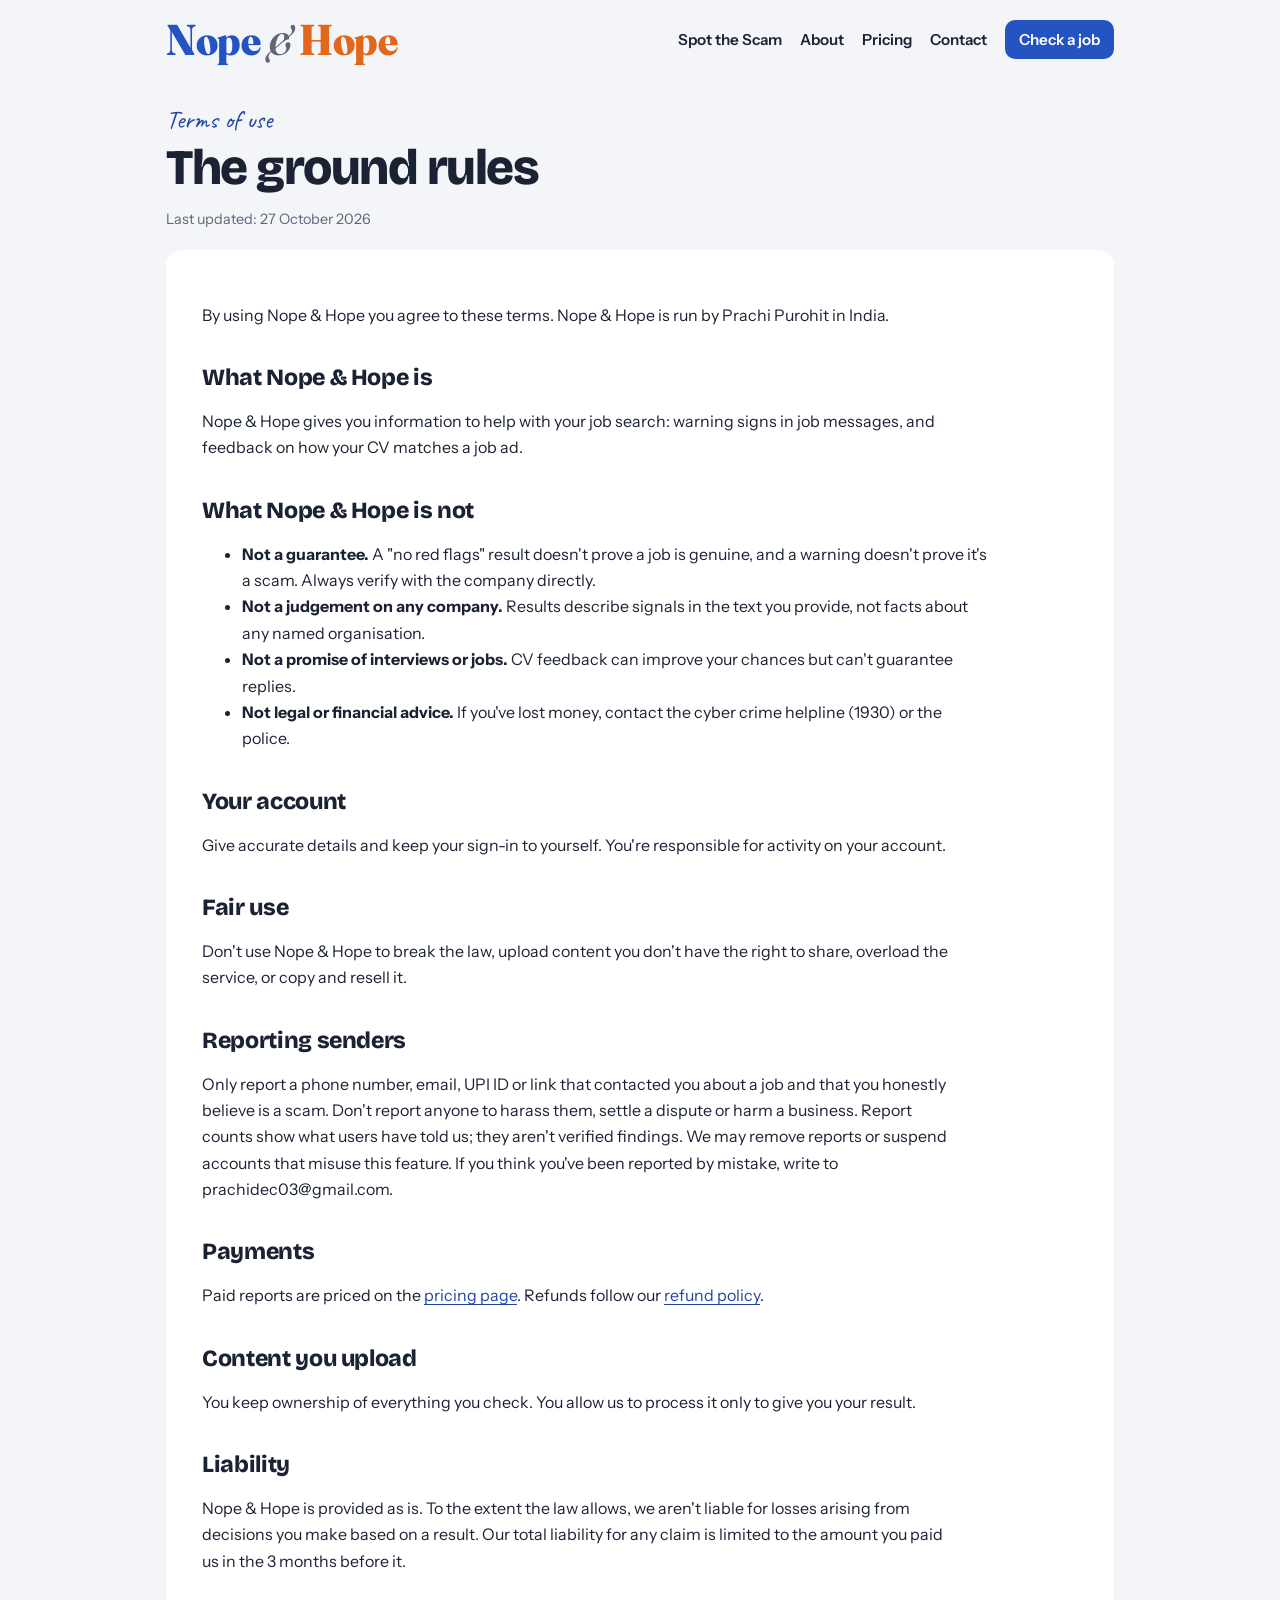
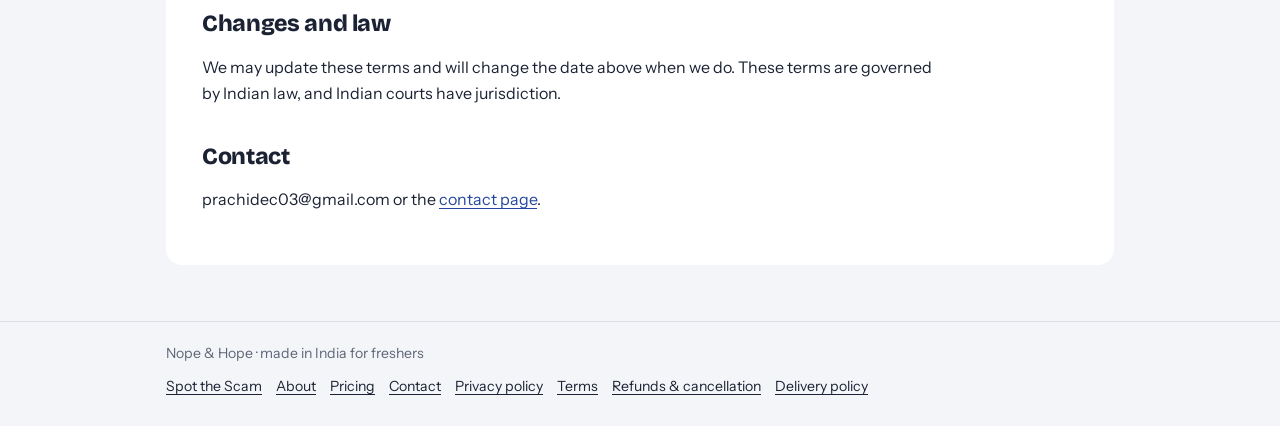
<file: terms.html>
<!doctype html>
<html lang="en"><head><meta charset="utf-8"><meta name="viewport" content="width=device-width,initial-scale=1,viewport-fit=cover">
<title>Terms of use · Nope &amp; Hope</title>
<meta name="description" content="The terms for using Nope &amp; Hope.">
<link rel="preconnect" href="https://fonts.googleapis.com"><link rel="preconnect" href="https://fonts.gstatic.com" crossorigin>
<link rel="stylesheet" href="https://fonts.googleapis.com/css2?family=Bricolage+Grotesque:opsz,wght@12..96,600..800&family=Caveat:wght@600;700&family=Fraunces:ital,opsz,wght,SOFT@0,9..144,800,30;1,9..144,600,30&family=Instrument+Sans:wght@400;500;600;700&display=swap">
<link rel="stylesheet" href="pages.css">
<script src="analytics.js"></script>
<link rel="icon" href="favicon.ico" sizes="any">
<link rel="icon" href="favicon.svg" type="image/svg+xml">
<link rel="apple-touch-icon" href="apple-touch-icon.png">
<meta name="theme-color" content="#2453C2">
</head><body>
<header class="top"><div class="in">
  <a class="brand" href="index.html" aria-label="Nope &amp; Hope home"><span class="w1">Nope</span><span class="amp">&amp;</span><span class="w2">Hope</span></a>
  <nav aria-label="Site"><a href="spot.html">Spot the Scam</a><a href="about.html">About</a><a href="pricing.html">Pricing</a><a href="contact.html">Contact</a><a class="cta" href="index.html">Check a job</a></nav>
</div></header>
<main><div class="in">

<span class="eyebrow">Terms of use</span>
<h1>The ground rules</h1>
<p class="updated">Last updated: 27 October 2026</p>
<div class="paper">
<p>By using Nope &amp; Hope you agree to these terms. Nope &amp; Hope is run by Prachi Purohit in India.</p>
<h2>What Nope &amp; Hope is</h2>
<p>Nope &amp; Hope gives you information to help with your job search: warning signs in job messages, and feedback on how your CV matches a job ad.</p>
<h2>What Nope &amp; Hope is not</h2>
<ul>
<li><b>Not a guarantee.</b> A "no red flags" result doesn't prove a job is genuine, and a warning doesn't prove it's a scam. Always verify with the company directly.</li>
<li><b>Not a judgement on any company.</b> Results describe signals in the text you provide, not facts about any named organisation.</li>
<li><b>Not a promise of interviews or jobs.</b> CV feedback can improve your chances but can't guarantee replies.</li>
<li><b>Not legal or financial advice.</b> If you've lost money, contact the cyber crime helpline (1930) or the police.</li>
</ul>
<h2>Your account</h2>
<p>Give accurate details and keep your sign-in to yourself. You're responsible for activity on your account.</p>
<h2>Fair use</h2>
<p>Don't use Nope &amp; Hope to break the law, upload content you don't have the right to share, overload the service, or copy and resell it.</p>
<h2>Reporting senders</h2>
<p>Only report a phone number, email, UPI ID or link that contacted you about a job and that you honestly believe is a scam. Don't report anyone to harass them, settle a dispute or harm a business. Report counts show what users have told us; they aren't verified findings. We may remove reports or suspend accounts that misuse this feature. If you think you've been reported by mistake, write to prachidec03@gmail.com.</p>
<h2>Payments</h2>
<p>Paid reports are priced on the <a href="pricing.html">pricing page</a>. Refunds follow our <a href="refunds.html">refund policy</a>.</p>
<h2>Content you upload</h2>
<p>You keep ownership of everything you check. You allow us to process it only to give you your result.</p>
<h2>Liability</h2>
<p>Nope &amp; Hope is provided as is. To the extent the law allows, we aren't liable for losses arising from decisions you make based on a result. Our total liability for any claim is limited to the amount you paid us in the 3 months before it.</p>
<h2>Changes and law</h2>
<p>We may update these terms and will change the date above when we do. These terms are governed by Indian law, and Indian courts have jurisdiction.</p>
<h2>Contact</h2>
<p>prachidec03@gmail.com or the <a href="contact.html">contact page</a>.</p>
</div>
</div></main>
<footer><div class="in"><span>Nope &amp; Hope · made in India for freshers</span>
<nav aria-label="Footer"><a href="spot.html">Spot the Scam</a><a href="about.html">About</a><a href="pricing.html">Pricing</a><a href="contact.html">Contact</a><a href="privacy.html">Privacy policy</a><a href="terms.html">Terms</a><a href="refunds.html">Refunds &amp; cancellation</a><a href="delivery.html">Delivery policy</a></nav></div></footer>
</body></html>
</file>
<file: pages.css>
/* Nope & Hope: shared style for About, Pricing, Contact and policy pages */
:root{--page:#F3F5F8;--paper:#FFFFFF;--ink:#1B2233;--muted:#5E6677;--line:#D9DEE7;--pen:#2346A0;--red:#D2382D;--blu:#2453C2;--blu-soft:#E2EAFA;--org:#E2671B;--org-soft:#FBE6D5;--note:#FFE873;--on-note:#2A2300;--fill:#FFE1A3;
--f-display:"Bricolage Grotesque","Avenir Next","Segoe UI",system-ui,sans-serif;--f-body:"Instrument Sans","Segoe UI",system-ui,-apple-system,sans-serif;--f-hand:"Caveat","Segoe Print","Bradley Hand",cursive}
@media (prefers-color-scheme: dark){:root:not([data-theme="light"]){--page:#10141B;--paper:#1B212B;--ink:#E6EAF2;--muted:#9AA3B4;--line:#2C3442;--pen:#93B0FF;--red:#FF7D70;--blu:#6E97F0;--blu-soft:#131D33;--org:#F0823A;--org-soft:#2B1A0D;--note:#E7CF5A;--on-note:#231D00;--fill:rgba(242,180,91,.3);color-scheme:dark}}
:root[data-theme="dark"]{--page:#10141B;--paper:#1B212B;--ink:#E6EAF2;--muted:#9AA3B4;--line:#2C3442;--pen:#93B0FF;--red:#FF7D70;--blu:#6E97F0;--blu-soft:#131D33;--org:#F0823A;--org-soft:#2B1A0D;--note:#E7CF5A;--on-note:#231D00;--fill:rgba(242,180,91,.3);color-scheme:dark}
*{box-sizing:border-box}
[hidden]{display:none!important}
body{margin:0;background:var(--page);color:var(--ink);font:16px/1.65 var(--f-body)}
a{color:var(--pen);text-underline-offset:3px}
.in{max-width:980px;margin:0 auto;padding-left:max(16px,env(safe-area-inset-left,0px));padding-right:max(16px,env(safe-area-inset-right,0px))}
.top .in{display:flex;align-items:center;justify-content:space-between;gap:10px 20px;flex-wrap:wrap;padding-block:18px}
.brand{display:inline-flex;align-items:baseline;gap:7px;text-decoration:none;color:var(--ink);line-height:1;white-space:nowrap;font-family:"Fraunces","Playfair Display",Georgia,"Times New Roman",serif;font-weight:800;font-variation-settings:"opsz" 144,"SOFT" 30;letter-spacing:-.025em}
.brand .w1{font-size:clamp(2rem,4.4vw,2.7rem);color:var(--blu)}
.brand .amp{font-style:italic;font-weight:600;font-size:clamp(1.9rem,4.2vw,2.5rem);color:var(--muted)}
.brand .w2{font-size:clamp(2rem,4.4vw,2.7rem);color:var(--org)}
.top nav{display:flex;gap:6px 18px;flex-wrap:wrap;align-items:center}
.top nav a{color:var(--ink);text-decoration:none;font-weight:600;font-size:.95rem}
.top nav a[aria-current="page"]{color:var(--red);text-decoration:underline;text-decoration-thickness:2px}
.top nav a.cta{background:var(--blu);color:#fff;padding:7px 14px;border-radius:10px}
main{padding-block:28px 56px}
.eyebrow{font-family:var(--f-hand);font-size:1.6rem;color:var(--pen);line-height:1}
h1{font-family:var(--f-display);font-weight:800;font-size:clamp(2rem,5vw,3.1rem);line-height:1.05;letter-spacing:-.03em;margin:6px 0 14px;max-width:20ch;text-wrap:balance}
h2{font-family:var(--f-display);font-weight:800;font-size:1.45rem;letter-spacing:-.015em;line-height:1.2;margin:36px 0 8px;text-wrap:balance}
h3{font-size:1.05rem;margin:22px 0 4px}
p,li{max-width:68ch}
.lead{font-size:1.12rem;color:var(--muted)}
.paper{background:var(--paper);border-radius:16px;padding:clamp(18px,4vw,36px);margin-top:18px}
.updated{color:var(--muted);font-size:.9rem}
.fill{background:var(--fill);border-radius:4px;padding:0 4px}
.grid2{display:grid;grid-template-columns:repeat(2,minmax(0,1fr));gap:16px;margin-top:18px}
.tile{background:var(--paper);border-radius:16px;padding:20px;display:grid;gap:8px;align-content:start}
.tile.b{box-shadow:inset 0 5px 0 var(--blu)} .tile.o{box-shadow:inset 0 5px 0 var(--org)}
.tile h3{margin:0;font-family:var(--f-display);font-size:1.3rem}
.price{font-family:var(--f-display);font-weight:800;font-size:2.2rem;line-height:1;letter-spacing:-.02em}
.price small{font-family:var(--f-body);font-size:.9rem;font-weight:500;color:var(--muted)}
.tile ul{margin:0;padding-left:20px}
.sticky{background:var(--note);color:var(--on-note);padding:16px 18px;transform:rotate(-1deg);margin:22px 0;max-width:560px;font-family:var(--f-hand);font-size:1.4rem;line-height:1.2}
form{display:grid;gap:14px;max-width:560px}
label{font-weight:600;font-size:.92rem;display:grid;gap:5px}
input,select,textarea{font:inherit;color:inherit;border:1.5px solid var(--line);border-radius:10px;padding:10px 12px;background:var(--page)}
textarea{min-height:140px;resize:vertical}
input:focus,select:focus,textarea:focus{outline:none;border-color:var(--pen)}
button{font:inherit;border:0;border-radius:10px;padding:11px 18px;font-weight:600;background:var(--ink);color:var(--paper);cursor:pointer;justify-self:start}
.ok{color:var(--pen);font-family:var(--f-hand);font-size:1.4rem;min-height:1.4em}
.steps{counter-reset:s;list-style:none;padding:0;display:grid;gap:12px}
.steps li{counter-increment:s;display:grid;grid-template-columns:auto minmax(0,1fr);gap:12px}
.steps li::before{content:counter(s);font-family:var(--f-hand);font-size:1.8rem;line-height:1;color:var(--red);width:22px}
table{border-collapse:collapse;width:100%;font-size:.95rem}
.tw{overflow-x:auto}
th,td{text-align:left;border-bottom:1px solid var(--line);padding:9px 8px;vertical-align:top}
th{font-weight:700}
footer{border-top:1px solid var(--line)}
footer .in{display:flex;justify-content:space-between;gap:10px 20px;flex-wrap:wrap;padding-block:20px 28px;font-size:.88rem;color:var(--muted)}
footer nav{display:flex;flex-wrap:wrap;gap:6px 14px}
footer a{color:var(--ink)}
:focus-visible{outline:2.5px solid var(--pen);outline-offset:2px;border-radius:4px}
@media (max-width:640px){.grid2{grid-template-columns:minmax(0,1fr)}}
</file>
